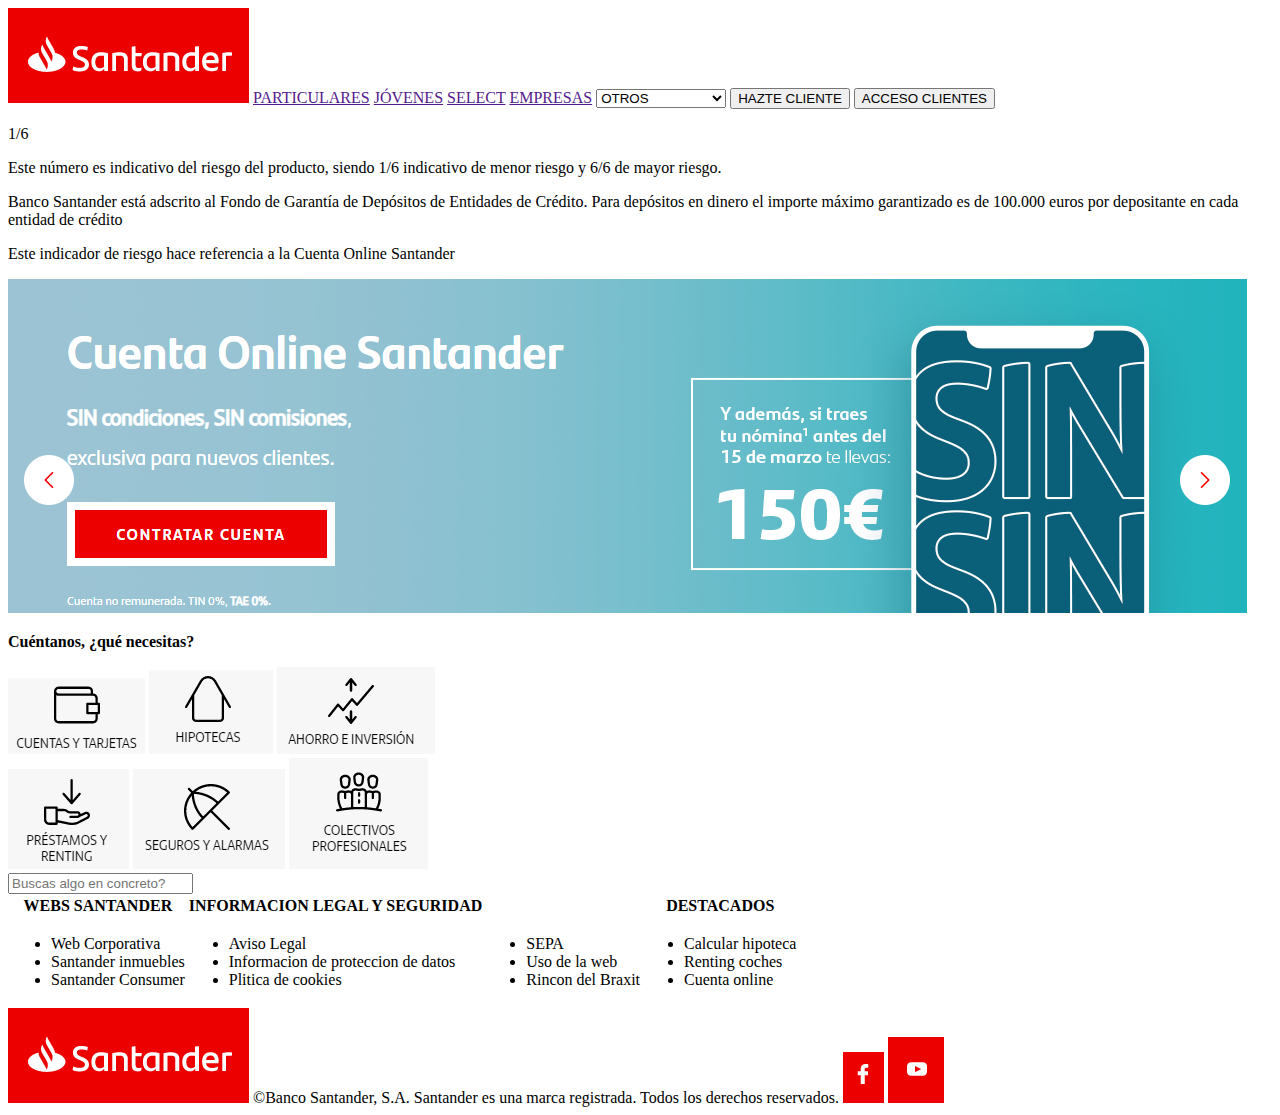
<file: ej1-html-etiquetas-divisorias/index.html>
<!DOCTYPE html>
<html lang="en">
<head>
    <meta charset="UTF-8">
    <meta http-equiv="X-UA-Compatible" content="IE=edge">
    <meta name="viewport" content="width=device-width, initial-scale=1.0">
    <title>ej1-html etiquetas divisorias</title>
</head>

<body>
    <header>
        <nav>
            <span><a href=""><img src="./logo santander.png"></a></span>
            <span><a href="">PARTICULARES</a></span>
            <span><a href="">JÓVENES</a></span>
            <span><a href="">SELECT</a></span>
            <span><a href="">EMPRESAS</a></span>
            <span>
                <select>
                    <option value="select1"><a href="www.google.es">OTROS</a></option><!--no funciona el link-->
                    <option value="select2"><a href="www.google.es">BANCA PRIVADA</a></option><!--no funciona el link-->
                </select>
            </span>
            <span><button>HAZTE CLIENTE</button></span>
            <span><button>ACCESO CLIENTES</button></span>
        </nav>
    </header>
    
    <main>
        <div id="riesgo">
            <p>1/6</p>
            <p>Este número es indicativo del riesgo del producto, siendo 1/6 indicativo de menor riesgo y 6/6 de mayor riesgo.</p>
            <p>Banco Santander está adscrito al Fondo de Garantía de Depósitos de Entidades de Crédito. Para depósitos en dinero el importe máximo garantizado es de 100.000 euros por depositante en cada entidad de crédito</p>
            <p>Este indicador de riesgo hace referencia a la Cuenta Online Santander</p>
        </div>
        <div id="carrusel">
            <img src="./carrusel.png">
        </div>
        <div id="varios">
            <div id="cuentanos">
                <p><b>Cuéntanos, ¿qué necesitas?</b></p>
                <span><a href=""><img src="./cuentas y tarjetas.png"></a></span>
                <span><a href=""><img src="./hipotecas.png"></a></span>
                <span><a href=""><img src="./ahorro e inversion.png"></a></span>
            </div>
            <div id="cuentanos">
                <span><a href=""><img src="./prestamos y renting.png"></a></span>
                <span><a href=""><img src="./seguros y alarmas.png"></a></span>
                <span><a href=""><img src="./colectivos profesionales.png"></a></span>
            </div>
            <div>
                <form>
                    <input type="text" placeholder="Buscas algo en concreto?">
                </form>
            </div><!--no consigo hacer un grupo de elementos uno junto al otro-->
            <span id="conoce">

            </span>
        </div>
    </main>

    <footer>
        <table>
            <thead>
                <tr>
                    <th>WEBS SANTANDER</th>
                    <th>INFORMACION LEGAL Y SEGURIDAD</th>
                    <th></th>
                    <th>DESTACADOS</th>
                </tr>
            </thead>
            <tbody>
                <tr>
                    <td>
                        <ul>
                            <li>Web Corporativa</li>
                            <li>Santander inmuebles</li>
                            <li>Santander Consumer</li>
                        </ul>
                    </td>
                    <td>
                        <ul>
                            <li>Aviso Legal</li>
                            <li>Informacion de proteccion de datos</li>
                            <li>Plitica de cookies</li>
                        </ul>
                    <td>
                        <ul>
                            <li>SEPA</li>
                            <li>Uso de la web</li>
                            <li>Rincon del Braxit</li>
                        </ul>
                    </td>
                    <td>
                        <ul>
                            <li>Calcular hipoteca</li>
                            <li>Renting coches</li>
                            <li>Cuenta online</li>
                        </ul>
                    </td>
                </tr>
            </tbody>
        </table>
        <div>
            <span><a href=""><img src="./logo santander.png"></a></span>
            <span>©Banco Santander, S.A. Santander es una marca registrada. Todos los derechos reservados.</span>
            <span><a href=""><img src="./logo facebook.png"></a></span>
            <span><a href=""><img src="./logo youtube.png"></a></span>
        </div>
    </footer>
</body>
</html>
</file>
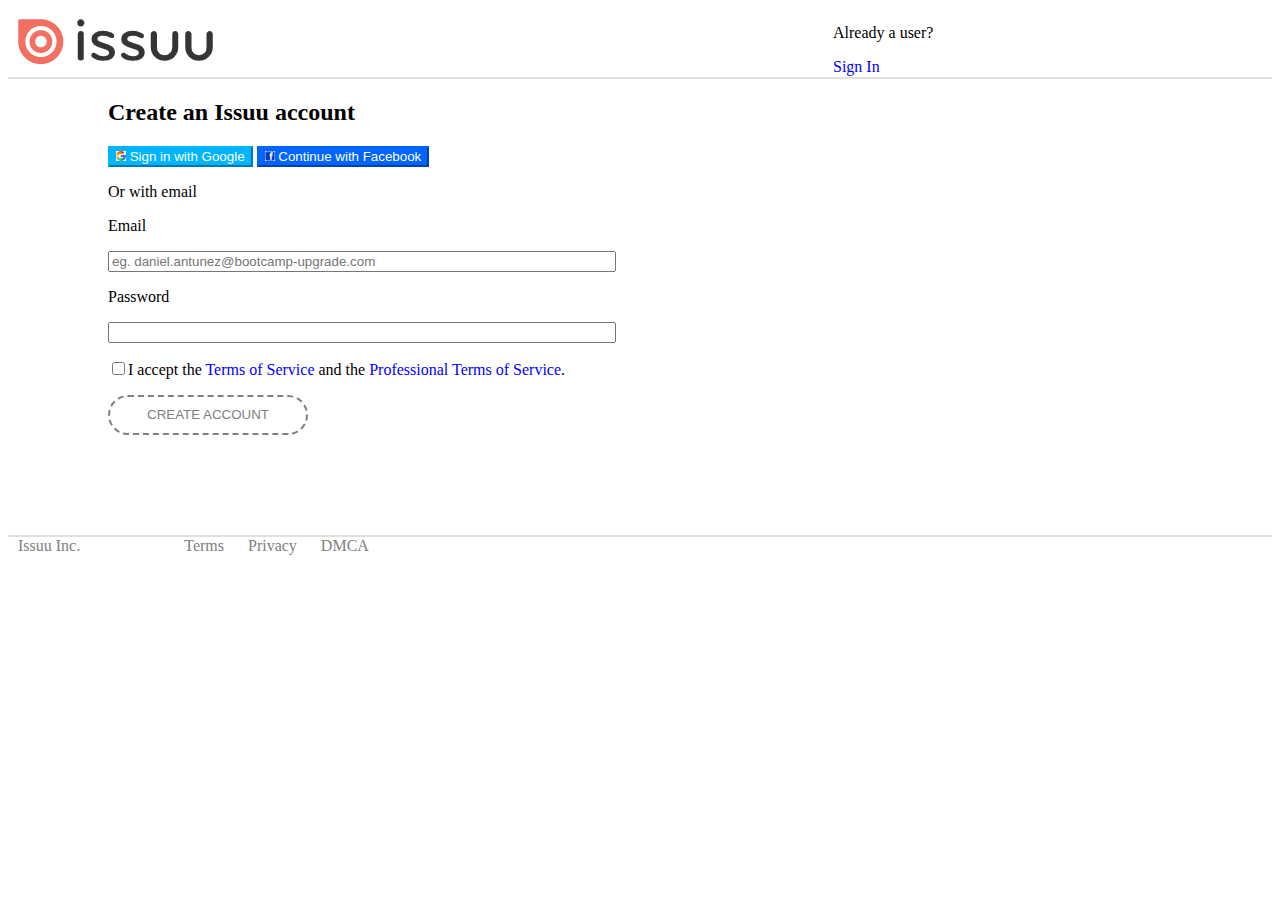
<file: ej2.1-issuu-register-form/index.html>
<!DOCTYPE html>
<html lang="en">
<head>
    <meta charset="UTF-8">
    <meta http-equiv="X-UA-Compatible" content="IE=edge">
    <meta name="viewport" content="width=device-width, initial-scale=1.0">
    <title>ej2.1-issuu register form</title>
    <link rel="stylesheet" href="./style.css">
</head>

<body>
    <header>
        <nav>
            <div>
                <img class="issuu" src="./logo Issuu.png">
                <span class="user">
                    <p class="already">Already a user?</p>
                    <p class="signIn">Sign In</p>
                </span>
            </div>
            <div class="lineaGris"></div>
        </nav>
    </header>
    <main>
        <h2>Create an Issuu account</h2>
            <button type="submit" class="google"><img class="icon" src="./logo google.png"> Sign in with Google</button>
            <button type="submit" class="facebook"><img class="icon" src="./logo facebook.png"> Continue with Facebook</button>
        <div class=formulario>
            <form>
                <p>Or with email</p>
                <p><label for="email">Email</label></p>
                <input type="email" id="email" class="email" placeholder="eg. daniel.antunez@bootcamp-upgrade.com">
                <p><label for="password">Password</label></p>
                <input type="password" id="password" class="password">
                <p></p>
                <input type="checkbox" class="accept">I accept the <a href="">Terms of Service</a> and the <a href="">Professional Terms of Service</a>.
                <p></p>
                <button type="button" class="create">CREATE ACCOUNT</button>
                <p></p>
            </form>
    </main>
    <footer>
        <div class="lineaGris"></div>
        <span class="inc">Issuu Inc.</span>
        <span class="terms">Terms</span>
        <span class="privacy">Privacy</span>
        <span class="dmca">DMCA</span>
    </footer>
</body>
</html>
</file>
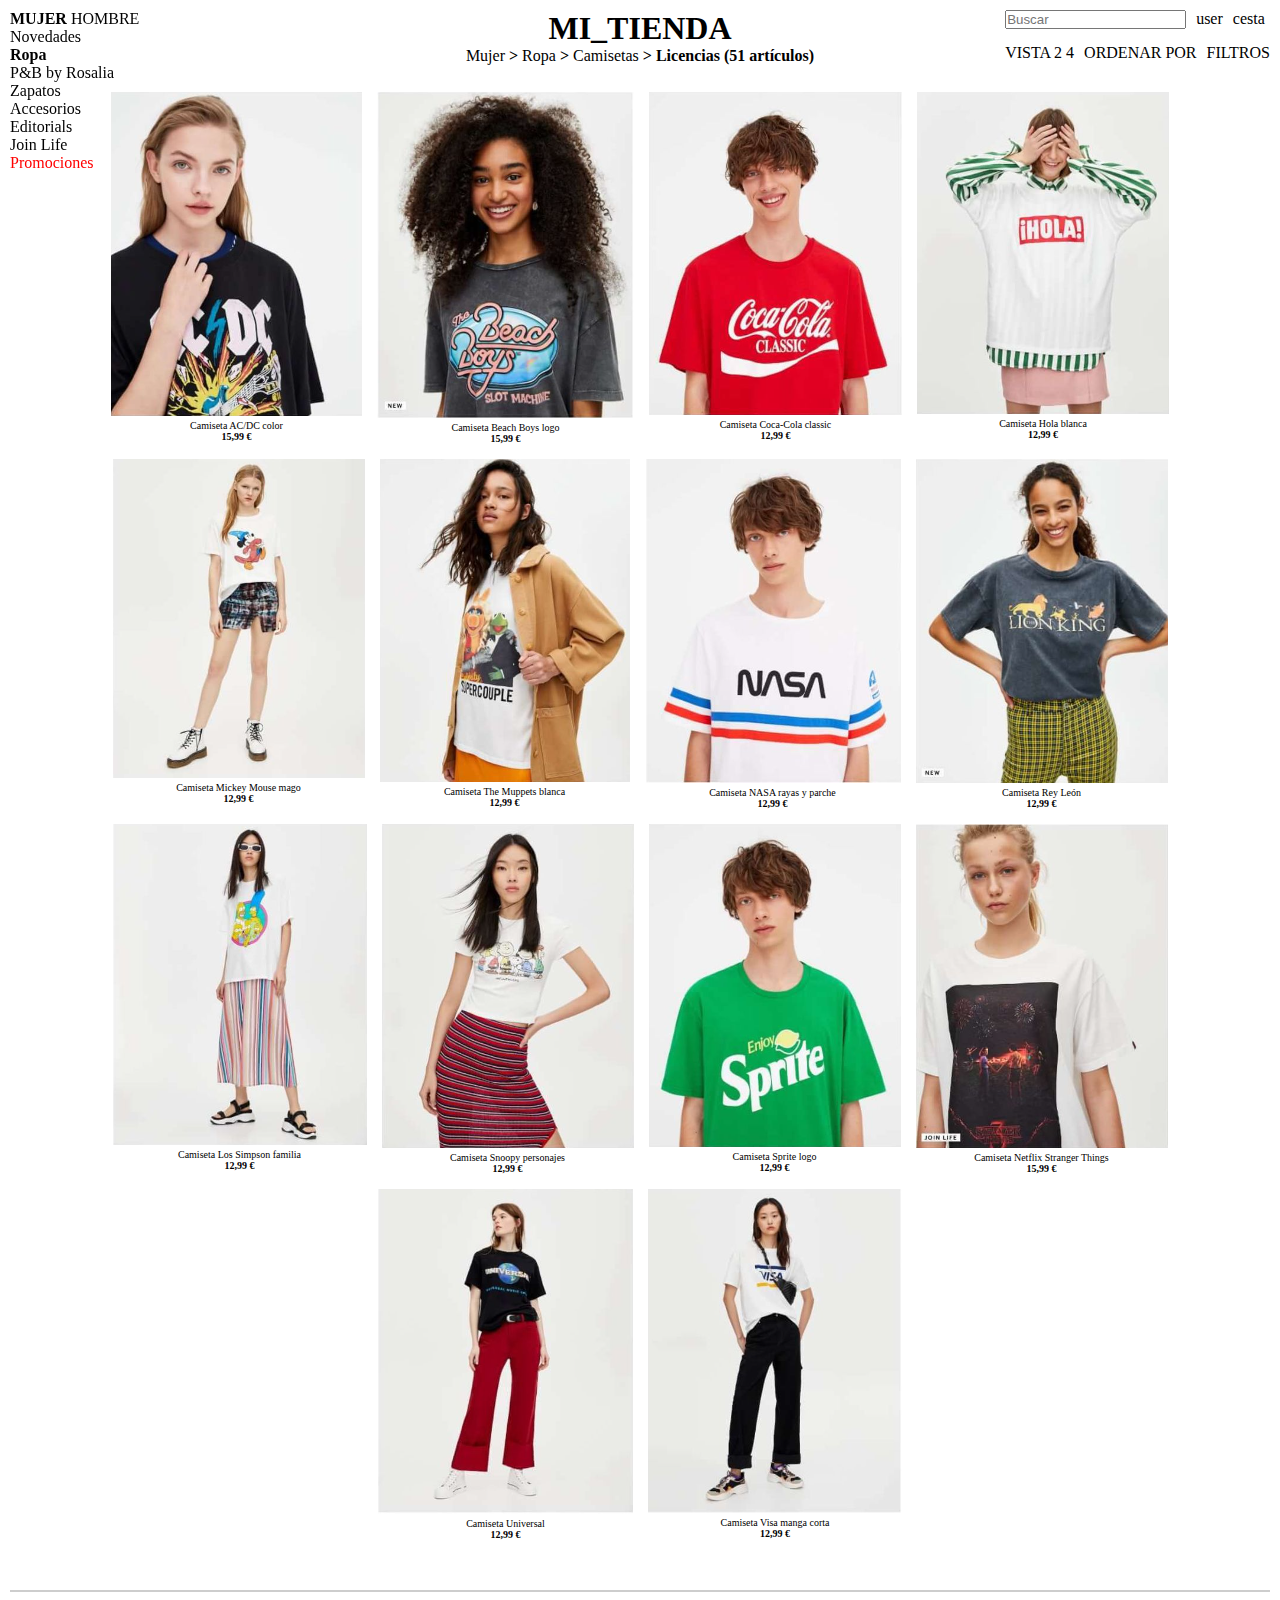
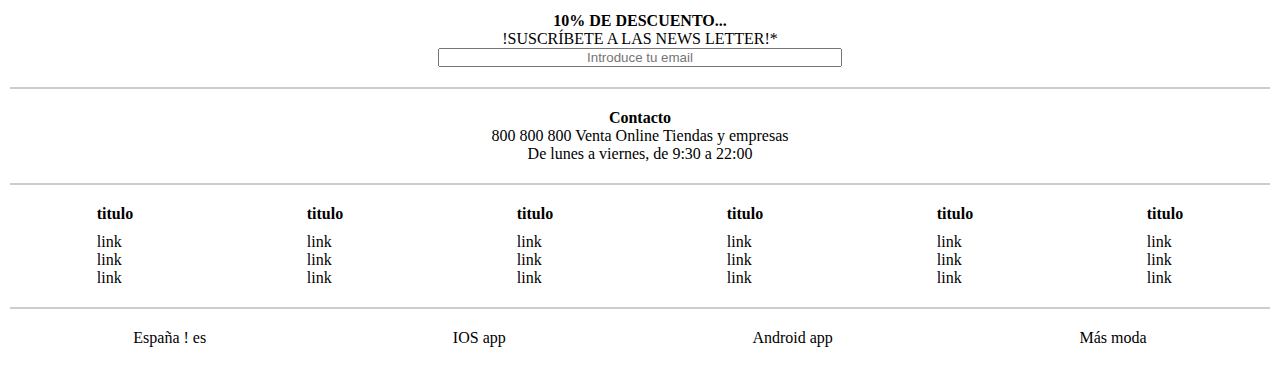
<file: ej3.1-mi-tienda/index.html>
<!DOCTYPE html>
<html lang="en">
<head>
    <meta charset="UTF-8">
    <meta http-equiv="X-UA-Compatible" content="IE=edge">
    <meta name="viewport" content="width=device-width, initial-scale=1.0">
    <title>mi_tienda</title>
    <link rel="stylesheet" href="./style.css">
</head>
<body>
    <header>
        <div class="nav box__with">
        <div class="nav__aux">
            <div class="nav__gender">
                <a href="" class="nav__gender__mujer font__bold">MUJER</a>
                <a href="" class="nav__gender__hombre">HOMBRE</a>
            </div>
            <div class="nav__options__mujer">
                <ul class="nav__options__mujer__list">
                    <li>Novedades</li>
                    <li class="font__bold">Ropa</li>
                    <li>P&B by Rosalia</li>
                    <li>Zapatos</li>
                    <li>Accesorios</li>
                    <li>Editorials</li>
                    <li>Join Life</li>
                    <li class="font__red">Promociones</li>
                </ul>
            </div>
        </div>
        </div>
        <div class="tittle box__with font__center">
            <h1 class="tittle_main">MI_TIENDA</h1>
            <p class="tittle__nav">Mujer <b>></b> Ropa <b>></b> Camisetas <b>></b><b> Licencias (51 artículos)</b></p>
        </div>
        <div class="other box__with">
        <div class="other__aux">   
            <div class="other__up">
                <input type="text" class="other__up__buscar" placeholder="Buscar">
                <a href="" class="other__up__user">user</a>
                <a href="" class="other__up__cesta">cesta</a>
            </div>
            <div class="other__down">
                <p class="other__down__vista">VISTA 2 4</p>
                <a href="" class="other__down__ordenar">ORDENAR POR</a>
                <a href="" class="other__down__filtros">FILTROS</a>
            </div>
        </div>
        </div>
    </header>

    <main>
        <!--BLOQUE INI MAIN-->
        <div class="galery">
            <!--BLOQUE INI PRODUCTO 01-->
            <div class="galery__product">
                <img 
                    class="galery__product__image" 
                    src="./fotos/acdc.png">
                <div class="galery__product__details">
                    <p class="galery__product__details__description">
                        Camiseta AC/DC color
                    </p>
                    <p class="galery__product__details__price font__bold">
                        15,99 €
                    </p>
                </div>
            </div>
            <!--BLOQUE END PRODUCTO 01-->
            <!--BLOQUE INI PRODUCTO 02-->
            <div class="galery__product">
                <img 
                    class="galery__product__image" 
                    src="./fotos/beachBoys.png">
                <div class="galery__product__details">
                    <p class="galery__product__details__description">
                        Camiseta Beach Boys logo
                    </p>
                    <p class="galery__product__details__price font__bold">
                        15,99 €
                    </p>
                </div>
            </div>
            <!--BLOQUE END PRODUCTO 02-->
            <!--BLOQUE INI PRODUCTO 03-->
            <div class="galery__product">
                <img 
                    class="galery__product__image" 
                    src="./fotos/cocaCola.png">
                <div class="galery__product__details">
                    <p class="galery__product__details__description">
                        Camiseta Coca-Cola classic
                    </p>
                    <p class="galery__product__details__price font__bold">
                        12,99 €
                    </p>
                </div>
            </div>
            <!--BLOQUE END PRODUCTO 03-->
            <!--BLOQUE INI PRODUCTO 04-->
            <div class="galery__product">
                <img 
                    class="galery__product__image" 
                    src="./fotos/hola.png">
                <div class="galery__product__details">
                    <p class="galery__product__details__description">
                        Camiseta Hola blanca
                    </p>
                    <p class="galery__product__details__price font__bold">
                        12,99 €
                    </p>
                </div>
            </div>
            <!--BLOQUE END PRODUCTO 04-->
            <!--BLOQUE INI PRODUCTO 05-->
            <div class="galery__product">
                <img 
                    class="galery__product__image" 
                    src="./fotos/mickey.png">
                <div class="galery__product__details">
                    <p class="galery__product__details__description">
                        Camiseta Mickey Mouse mago
                    </p>
                    <p class="galery__product__details__price font__bold">
                        12,99 €
                    </p>
                </div>
            </div>
            <!--BLOQUE END PRODUCTO 05-->
            <!--BLOQUE INI PRODUCTO 06-->
            <div class="galery__product">
                <img 
                    class="galery__product__image" 
                    src="./fotos/muppets.png">
                <div class="galery__product__details">
                    <p class="galery__product__details__description">
                        Camiseta The Muppets blanca
                    </p>
                    <p class="galery__product__details__price font__bold">
                        12,99 €
                    </p>
                </div>
            </div>
            <!--BLOQUE END PRODUCTO 06-->
            <!--BLOQUE INI PRODUCTO 07-->
            <div class="galery__product">
                <img 
                    class="galery__product__image" 
                    src="./fotos/nasa.png">
                <div class="galery__product__details">
                    <p class="galery__product__details__description">
                        Camiseta NASA rayas y parche
                    </p>
                    <p class="galery__product__details__price font__bold">
                        12,99 €
                    </p>
                </div>
            </div>
            <!--BLOQUE END PRODUCTO 07-->
            <!--BLOQUE INI PRODUCTO 08-->
            <div class="galery__product">
                <img 
                    class="galery__product__image" 
                    src="./fotos/reyLeon.png">
                <div class="galery__product__details">
                    <p class="galery__product__details__description">
                        Camiseta Rey León
                    </p>
                    <p class="galery__product__details__price font__bold">
                        12,99 €
                    </p>
                </div>
            </div>
            <!--BLOQUE END PRODUCTO 08-->
            <!--BLOQUE INI PRODUCTO 09-->
            <div class="galery__product">
                <img 
                    class="galery__product__image" 
                    src="./fotos/simpson.png">
                <div class="galery__product__details">
                    <p class="galery__product__details__description">
                        Camiseta Los Simpson familia
                    </p>
                    <p class="galery__product__details__price font__bold">
                        12,99 €
                    </p>
                </div>
            </div>
            <!--BLOQUE END PRODUCTO 09-->
            <!--BLOQUE INI PRODUCTO 10-->
            <div class="galery__product">
                <img 
                    class="galery__product__image" 
                    src="./fotos/snoopy.png">
                <div class="galery__product__details">
                    <p class="galery__product__details__description">
                        Camiseta Snoopy personajes
                    </p>
                    <p class="galery__product__details__price font__bold">
                        12,99 €
                    </p>
                </div>
            </div>
            <!--BLOQUE END PRODUCTO 10-->
            <!--BLOQUE INI PRODUCTO 11-->
            <div class="galery__product">
                <img 
                    class="galery__product__image" 
                    src="./fotos/sprite.png">
                <div class="galery__product__details">
                    <p class="galery__product__details__description">
                        Camiseta Sprite logo
                    </p>
                    <p class="galery__product__details__price font__bold">
                        12,99 €
                    </p>
                </div>
            </div>
            <!--BLOQUE END PRODUCTO 11-->
            <!--BLOQUE INI PRODUCTO 12-->
            <div class="galery__product">
                <img 
                    class="galery__product__image" 
                    src="./fotos/stranger.png">
                <div class="galery__product__details">
                    <p class="galery__product__details__description">
                        Camiseta Netflix Stranger Things
                    </p>
                    <p class="galery__product__details__price font__bold">
                        15,99 €
                    </p>
                </div>
            </div>
            <!--BLOQUE END PRODUCTO 12-->
            <!--BLOQUE INI PRODUCTO 13-->
            <div class="galery__galery__product">
                <img 
                    class="galery__product__image" 
                    src="./fotos/universal.png">
                <div class="galery__product__details">
                    <p class="galery__product__details__description">
                        Camiseta Universal
                    </p>
                    <p class="galery__product__details__price font__bold">
                        12,99 €
                    </p>
                </div>
            </div>
            <!--BLOQUE END PRODUCTO 13-->
            <!--BLOQUE INI PRODUCTO 14-->
            <div class="galery__product">
                <img 
                    class="galery__product__image" 
                    src="./fotos/visa.png">
                <div class="galery__product__details">
                    <p class="galery__product__details__description">
                        Camiseta Visa manga corta
                    </p>
                    <p class="galery__product__details__price font__bold">
                        12,99 €
                    </p>
                </div>
            </div>
            <!--BLOQUE END PRODUCTO 14-->
        </div>
        <!--BLOQUE END MAIN-->
    </main>

    <footer>
        <div class="lineaGris"></div>

        <div class="discount font__center box__margin">
            <p class="font__bold">10% DE DESCUENTO...</p>
            <P>!SUSCRÍBETE A LAS NEWS LETTER!*</P>
            <input type="email" class="discount__email font__center" placeholder="Introduce tu email">
        </div>

        <div class="lineaGris"></div>
        
        <div class="contact font__center box__margin">
            <p class="font__bold"><a href="">Contacto</a></p>
            <p class="contact__links">
                <a href="">800 800 800</a>
                <a href="">Venta Online</a>
                <a href="">Tiendas y empresas</a>
            </p>
            <p>De lunes a viernes, de 9:30 a 22:00</p>
        </div>

        <div class="lineaGris"></div>
        
        <div class="links box__margin">
            <!--INI COLUMNA 01-->
            <div>
                <p class="links__tittle font__bold">titulo</p>
                <ul>
                    <li><a href="">link</a></li>
                    <li><a href="">link</a></li>
                    <li><a href="">link</a></li>
                </ul>
            </div>
            <!--FIN COLUMNA 01-->
            <!--INI COLUMNA 02-->
            <div>
                <p class="links__tittle font__bold">titulo</p>
                <ul>
                    <li><a href="">link</a></li>
                    <li><a href="">link</a></li>
                    <li><a href="">link</a></li>
                </ul>
            </div>
            <!--FIN COLUMNA 02-->
            <!--INI COLUMNA 03-->
            <div>
                <p class="links__tittle font__bold">titulo</p>
                <ul>
                    <li><a href="">link</a></li>
                    <li><a href="">link</a></li>
                    <li><a href="">link</a></li>
                </ul>
            </div>
            <!--FIN COLUMNA 03-->
            <!--INI COLUMNA 04-->
            <div>
                <p class="links__tittle font__bold">titulo</p>
                <ul>
                    <li><a href="">link</a></li>
                    <li><a href="">link</a></li>
                    <li><a href="">link</a></li>
                </ul>
            </div>
            <!--FIN COLUMNA 04-->
            <!--INI COLUMNA 05-->
            <div>
                <p class="links__tittle font__bold">titulo</p>
                <ul>
                    <li><a href="">link</a></li>
                    <li><a href="">link</a></li>
                    <li><a href="">link</a></li>
                </ul>
            </div>
            <!--FIN COLUMNA 05-->
            <!--INI COLUMNA 06-->
            <div>
                <p class="links__tittle font__bold">titulo</p>
                <ul>
                    <li><a href="">link</a></li>
                    <li><a href="">link</a></li>
                    <li><a href="">link</a></li>
                </ul>
            </div>
            <!--FIN COLUMNA 06-->
        </div>

        <div class="lineaGris"></div>

        <div class="more box__margin">
            <a href="">España ! es</a>
            <a href="">IOS app</a>
            <a href="">Android app</a>
            <a href="">Más moda</a>
        </div>
    </footer>
</body>
</html>
</file>
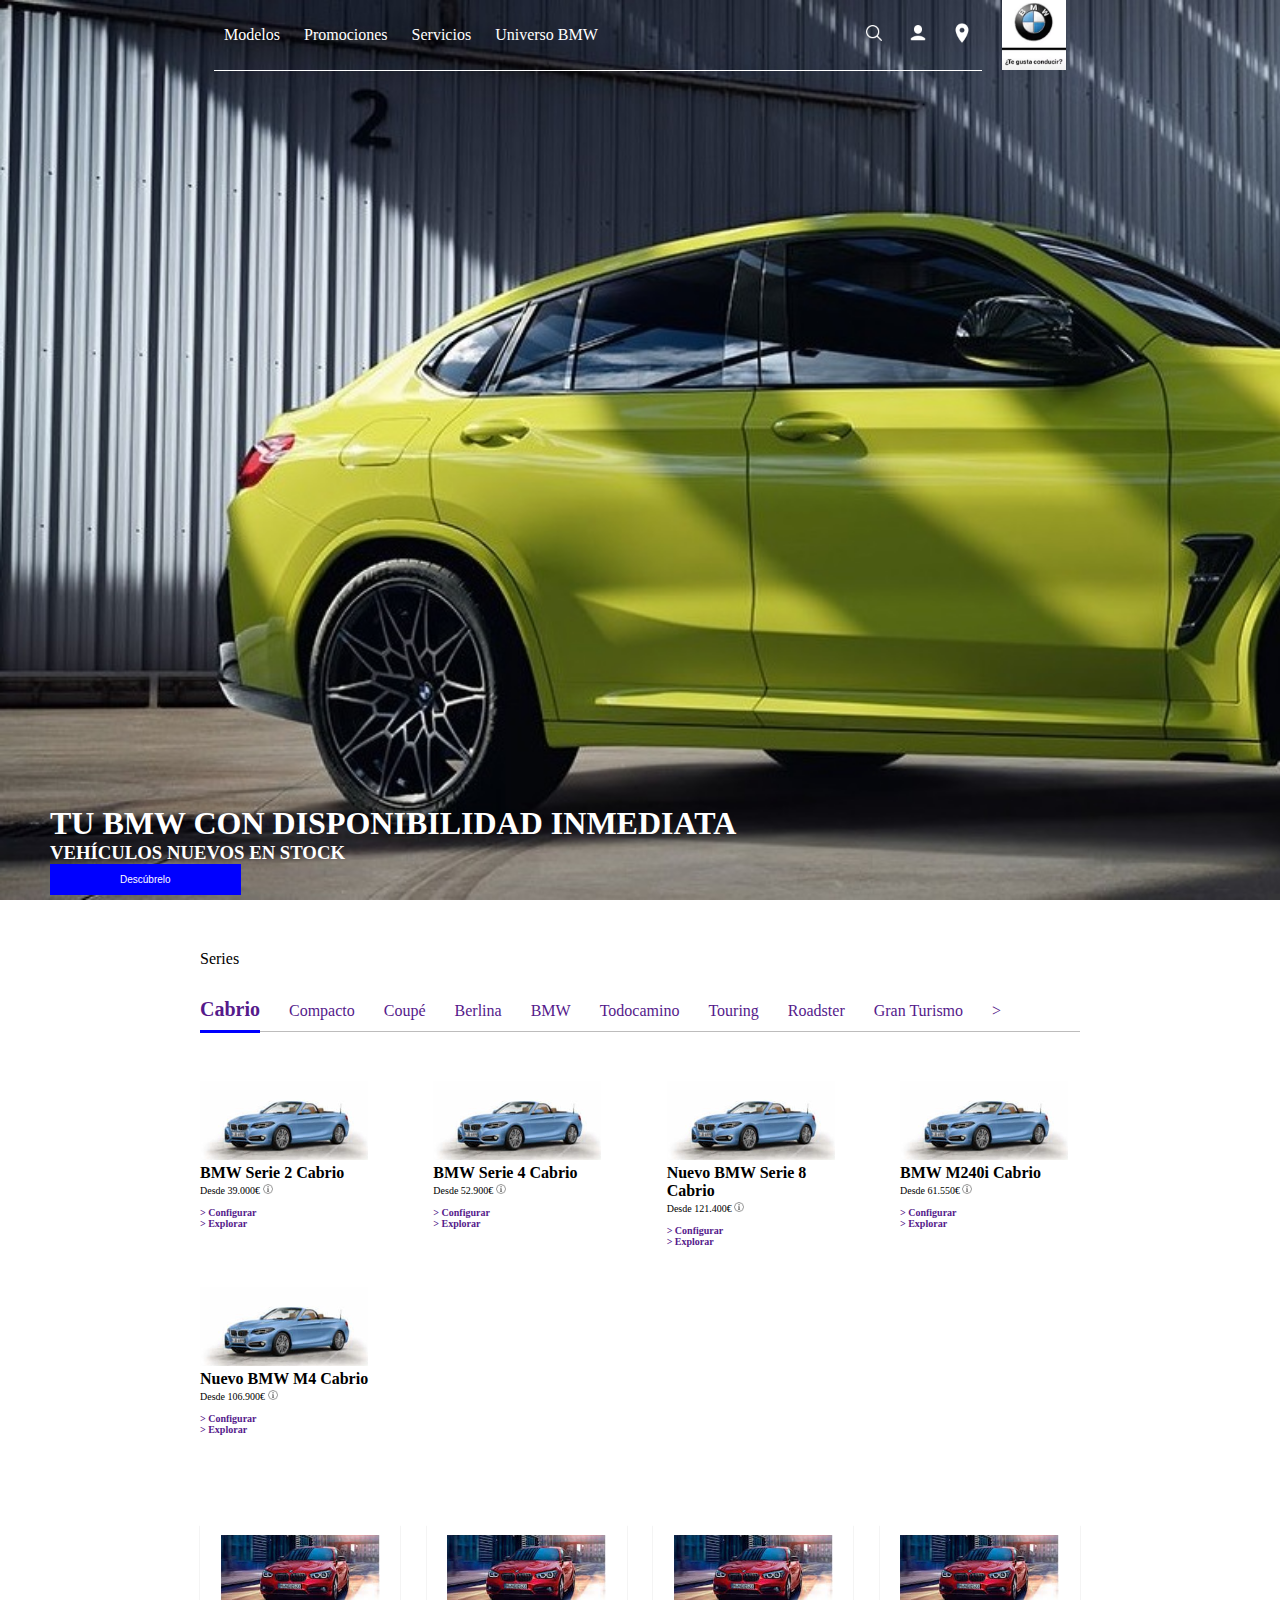
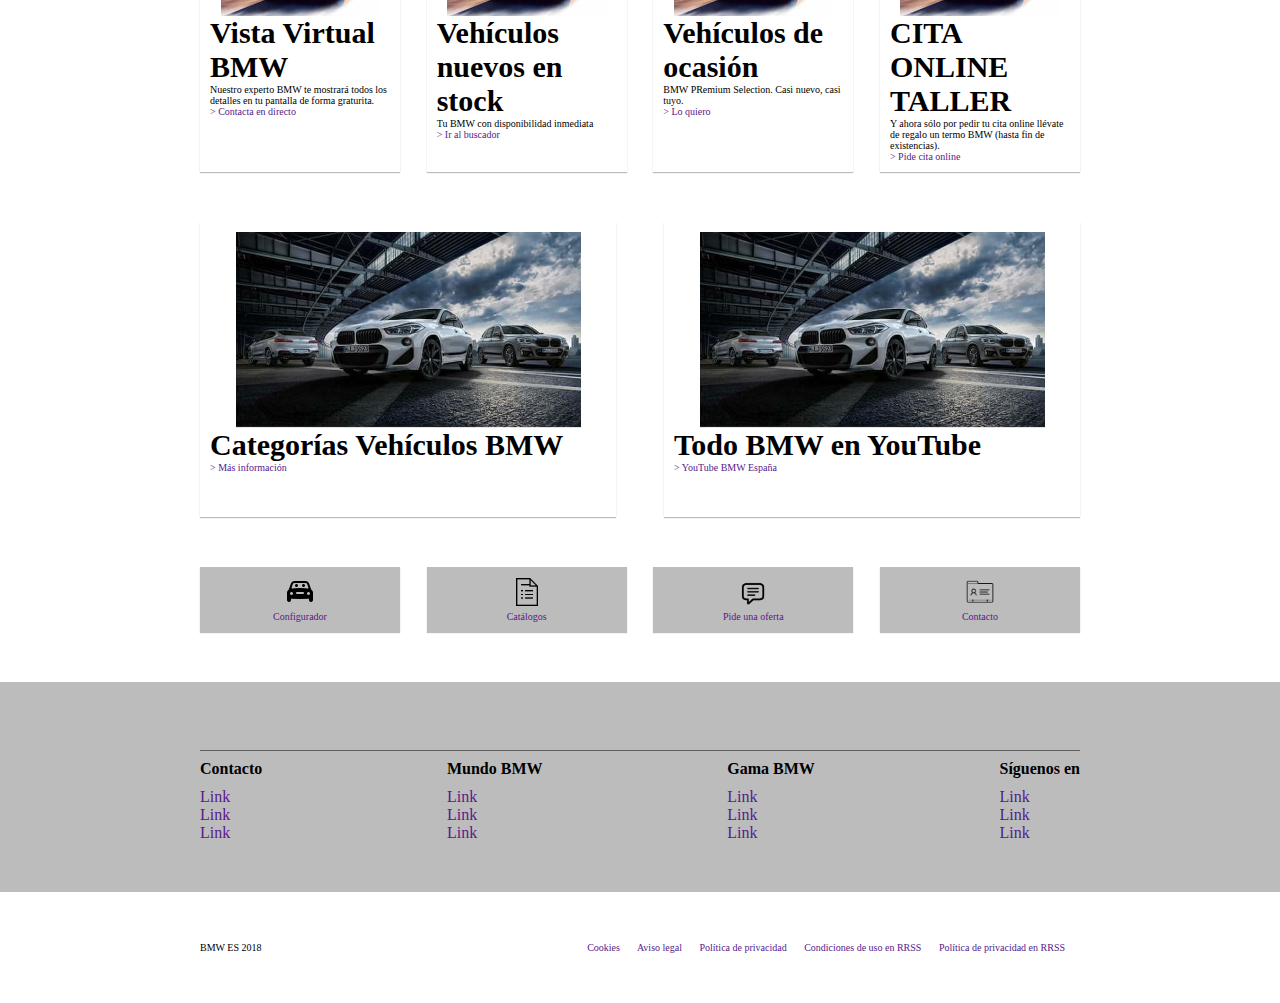
<file: ej4.1-home-de-bmw/index.html>
<!DOCTYPE html>
    <html lang="en">
    <head>
        <meta charset="UTF-8">
        <meta http-equiv="X-UA-Compatible" content="IE=edge">
        <meta name="viewport" content="width=device-width, initial-scale=1.0">
        <title>ej4.1-home de bmw</title>
        <link rel="stylesheet" href="./style.css">
    </head>

    <body>
        <header class="text__white">
            <nav>
                <div class="nav__menu">
                    <div class="menu__options">
                    <a class="nav__menu__options__option text__white" href="">Modelos</a>
                    <a class="nav__menu__options__option text__white" href="">Promociones</a>
                    <a class="nav__menu__options__option text__white" href="">Servicios</a>
                    <a class="nav__menu__options__option text__white" href="">Universo BMW</a>
                    </div>

                    <div class="nav__menu__icons">
                        <a href="" ><img class="nav__menu__icons__icon" src="./img/lupa.png"></a>
                        <a href="" ><img class="nav__menu__icons__icon" src="./img/usuario.png"></a>
                        <a href="" ><img class="nav__menu__icons__icon" src="./img/marcador.png"></a>
                    </div>
                </div>

                <div class="nav__logo">
                    <img class="nav__logo__imagen" src="./img/tegustaconducir.png">
                </div>
            </nav>
            <div class="portada">
                <h1>TU BMW CON DISPONIBILIDAD INMEDIATA</h1>
                <h3>VEHÍCULOS NUEVOS EN STOCK</h3>
                <button class="portada__button text__white" type="submit">Descúbrelo</button>
            </div>
        </header>
        
        <main>
            <div class="series">
                <div class="series__menu">
                    <p>Series</p>
                    <ul class="series__lista">
                        <li class="series__lista__seleccion fb"><a href="">Cabrio</a></li>
                        <li><a href="">Compacto</a></li>
                        <li><a href="">Coupé</a></li>
                        <li><a href="">Berlina</a></li>
                        <li><a href="">BMW</a></li>
                        <li><a href="">Todocamino</a></li>
                        <li><a href="">Touring</a></li>
                        <li><a href="">Roadster</a></li>
                        <li><a href="">Gran Turismo</a></li>
                        <li><a href="">></a></li>
                    </ul>
                </div>

                <div class="series__tarjetas">
                    <div class="tarjeta">
                        <img class="series__tarjetas__img" src="./img/coche.png">
                        <p class="series__tarjetas__modelo fb">BMW Serie 2 Cabrio</p>
                        <p class="series__tarjetas__precio">Desde 39.000€ <button class="infoBoton"><img class="infoImg" src="./img/info.png"></button></p>
                        <a href=""><p class="series__tarjetas__configurar fb">> Configurar</p></a>
                        <a href=""><p class="series__tarjetas__explorar fb">> Explorar</p></a>
                    </div>

                    <div class="tarjeta">
                        <img class="series__tarjetas__img" src="./img/coche.png">
                        <p class="series__tarjetas__modelo fb">BMW Serie 4 Cabrio</p>
                        <p class="series__tarjetas__precio">Desde 52.900€ <button class="infoBoton"><img class="infoImg" src="./img/info.png"></button></p>
                        <a href=""><p class="series__tarjetas__configurar fb">> Configurar</p></a>
                        <a href=""><p class="series__tarjetas__explorar fb">> Explorar</p></a>
                    </div>

                    <div class="tarjeta">
                        <img class="series__tarjetas__img" src="./img/coche.png">
                        <p class="series__tarjetas__modelo fb">Nuevo BMW Serie 8 Cabrio</p>
                        <p class="series__tarjetas__precio">Desde 121.400€ <button class="infoBoton"><img class="infoImg" src="./img/info.png"></button></p>
                        <a href=""><p class="series__tarjetas__configurar fb">> Configurar</p></a>
                        <a href=""><p class="series__tarjetas__explorar fb">> Explorar</p></a>
                    </div>

                    <div class="tarjeta">
                        <img class="series__tarjetas__img" src="./img/coche.png">
                        <p class="series__tarjetas__modelo fb">BMW M240i Cabrio</p>
                        <p class="series__tarjetas__precio">Desde 61.550€ <button class="infoBoton"><img class="infoImg" src="./img/info.png"></button></p>
                        <a href=""><p class="series__tarjetas__configurar fb">> Configurar</p></a>
                        <a href=""><p class="series__tarjetas__explorar fb">> Explorar</p></a>
                    </div>

                    <div class="tarjeta">
                        <img class="series__tarjetas__img" src="./img/coche.png">
                        <p class="series__tarjetas__modelo fb">Nuevo BMW M4 Cabrio</p>
                        <p class="series__tarjetas__precio">Desde 106.900€ <button class="infoBoton"><img class="infoImg" src="./img/info.png"></button></p>
                        <a href=""><p class="series__tarjetas__configurar fb">> Configurar</p></a>
                        <a href=""><p class="series__tarjetas__explorar fb">> Explorar</p></a>
                    </div>
                </div>
            </div>

            <div class="opciones">
                <div class="opciones__tarjetas">
                    <img class="opciones__tarjetas__img" src="./img/cocheRojo.png">
                    <p class="opciones__tarjetas__titulo fb">Vista Virtual BMW</p>
                    <p class="opciones__tarjetas__texto">Nuestro experto BMW te mostrará todos los detalles en tu pantalla de forma graturita.</p>
                    <a href=""><p class="opciones__tarjetas_link">> Contacta en directo</p></a>
                </div>

                <div class="opciones__tarjetas">
                    <img class="opciones__tarjetas__img" src="./img/cocheRojo.png">
                    <p class="opciones__tarjetas__titulo fb">Vehículos nuevos en stock</p>
                    <p class="opciones__tarjetas__texto">Tu BMW con disponibilidad inmediata</p>
                    <a href=""><p class="opciones__tarjetas_link">> Ir al buscador</p></a>
                </div>

                <div class="opciones__tarjetas">
                    <img class="opciones__tarjetas__img" src="./img/cocheRojo.png">
                    <p class="opciones__tarjetas__titulo fb">Vehículos de ocasión</p>
                    <p class="opciones__tarjetas__texto">BMW PRemium Selection. Casi nuevo, casi tuyo.</p>
                    <a href=""><p class="opciones__tarjetas_link">> Lo quiero</p></a>
                </div>

                <div class="opciones__tarjetas">
                    <img class="opciones__tarjetas__img" src="./img/cocheRojo.png">
                    <p class="opciones__tarjetas__titulo fb">CITA ONLINE TALLER</p>
                    <p class="opciones__tarjetas__texto">Y ahora sólo por pedir tu cita online llévate de regalo un termo BMW (hasta fin de existencias).</p>
                    <a href=""><p class="opciones__tarjetas_link">> Pide cita online</p></a>
                </div>
            </div>

            <div class="media">
                <div class="media__tarjeta">
                    <img src="./img/cocheBlanco.png">
                    <p class="opciones__tarjetas__titulo fb">Categorías Vehículos BMW</p>
                    <a href=""><p class="opciones__tarjetas_link">> Más información</p></a>
                </div>

                <div class="media__tarjeta">
                    <img src="./img/cocheBlanco.png">
                    <p class="opciones__tarjetas__titulo fb">Todo BMW en YouTube</p>
                    <a href=""><p class="opciones__tarjetas_link">> YouTube BMW España</p></a>
                </div>
            </div>

            <div class="contacta">
                <div class="contacta__tarjeta">
                    <a href="">
                        <img src="./img/iconoCoche.png">
                        <p>Configurador</p>
                    </a>
                </div>

                <div class="contacta__tarjeta">
                    <a href="">
                        <img src="./img/iconoCatalogo.png">
                        <p>Catálogos</p>
                    </a>
                </div>

                <div class="contacta__tarjeta">
                    <a href="">
                        <img src="./img/iconoComentario.png">
                        <p>Pide una oferta</p>
                    </a>
                </div>

                <div class="contacta__tarjeta">
                    <a href="">
                        <img src="./img/iconoContacto.png">
                        <p>Contacto</p>
                    </a>
                </div>
            </div>
        </main>
        <footer>
            <div class="footer__menu">
                <div class="linea">
                    <p>boxshadow</p>
                </div>

                <div class="footer__menu__listado">
                    <div class="footer__menu__columna">
                        <p class="fb">Contacto</p>
                        <ul>
                            <li><a href="">Link</a></li>
                            <li><a href="">Link</a></li>
                            <li><a href="">Link</a></li>
                        </ul>
                    </div>

                    <div class="footer__menu__columna">
                        <p class="fb">Mundo BMW</p>
                        <ul>
                            <li><a href="">Link</a></li>
                            <li><a href="">Link</a></li>
                            <li><a href="">Link</a></li>
                        </ul>
                    </div>

                    <div class="footer__menu__columna">
                        <p class="fb">Gama BMW</p>
                        <ul>
                            <li><a href="">Link</a></li>
                            <li><a href="">Link</a></li>
                            <li><a href="">Link</a></li>
                        </ul>
                    </div>

                    <div class="footer__menu__columna">
                        <p class="fb">Síguenos en</p>
                        <ul>
                            <li><a href="">Link</a></li>
                            <li><a href="">Link</a></li>
                            <li><a href="">Link</a></li>
                        </ul>
                    </div>
                </div>
            </div>

            <div class="footer__bmw">
                <p>BMW ES 2018</p>
                <div>
                    <a href="">Cookies</a>
                    <a href="">Aviso legal</a>
                    <a href="">Política de privacidad</a>
                    <a href="">Condiciones de uso en RRSS</a>
                    <a href="">Política de privacidad en RRSS</a>
                </div>
            </div>
        </footer>
    </body>
    </html>
</file>
<file: ej2.1-issuu-register-form/style.css>
.issuu {
    position: relative;
}

.user {
    position: absolute;
    margin-left: 600px;
}

.signIn {
    color: blue;
}

.lineaGris {
    width: 100%;
    height: 2px;
    background-color: rgb(226, 223, 223);
}

.google {
    background-color: rgb(0, 180, 255);
    border-color: rgb(0, 180, 255);
    color: white;

}

.icon {
    width: 10px;
    height: 10px;
}

.facebook {
    background-color: rgb(0, 100, 255);
    border-color: rgb(0, 100, 255);
    color: white;
}

.email {
    width: 500px;
}

.password {
    width: 500px;
}

main {
    margin-left: 100px;
}

.create {
    color: grey;
    border-radius: 30px;
    border-color: grey;
    border-style: dashed;
    background-color: white;
    height: 40px;
    width: 200px;
}

button:hover {
    border-color: blue;
    color: blue;
}

footer {
    color: grey;
    margin-top: 100px;
}

.inc {
    margin-left: 10px;
}

.terms {
    margin-left: 100px;
}

.privacy {
    margin-left: 20px;
}

.dmca {
    margin-left: 20px;
}

a {
    text-decoration: none;
    color: blue;
}
</file>
<file: ej3.1-mi-tienda/style.css>
* {
    margin: 0;
    padding: 0;
}

html {
    margin: 10px;
}

a {
    text-decoration:none;
    color: black;
}

li {
    list-style: none;
}

.lineaGris {
    height: 2px;
    background-color: rgb(205, 205, 205);
}

.galery {
    display: flex;
    flex-wrap: wrap;
    gap: 15px;
    justify-content: center;
    margin-bottom: 50px;
}

.galery__product__details {
    text-align: center;
    font-size: 10px;;
}

.font__bold {
    font-weight: bold;
}

.font__red {
    color: red;
}

.font__center {
    text-align: center;
}

header {
    display: flex;
    justify-content: space-between;
}

.nav__aux {
    position: fixed;
}

.box__margin {
    margin-top: 20px;
    margin-bottom: 20px;
}

.box__with {
    width: 33%;
}

.other {
    display: flex;
    flex-direction: column;
    align-items: end;
    margin-bottom: 30px;
}

.other__up {
    display: flex;
    gap: 10px;
}

.other__down {
    display: flex;
    gap: 10px;
    margin-top: 15px;
}


.discount__email {
    width: 400px;
}

.links {
    display: flex;
    flex-wrap: wrap;
    justify-content: space-around;
}

.links__tittle {
    margin-bottom: 10px;
}

.more {
    display: flex;
    flex-wrap: wrap;
    justify-content: space-around;
}
</file>
<file: ej4.1-home-de-bmw/style.css>
* {
    margin: 0;
    padding: 0;
}

a {
    text-decoration: none;
}

li {
    list-style: none;
}

.fb {
    font-weight: bold;
}

header {
    height: 100vh;
    background-image: url(./img/portada.jpg);
    background-repeat: no-repeat;
    background-size: cover;
    display: flex;
    flex-direction: column;
    justify-content: space-between;
}

.text__white {
    color: white;
}

nav {
    display: flex;
    justify-content: center;
}

.nav__menu {
    width: 60%;
    height: 70px;
    box-shadow: 0px 1px 0px white;
    display: flex;
    justify-content: space-between;
    align-items: center;
    margin-right: 20px;
}

.nav__menu__options__option {
    padding: 10px;
}

.nav__menu__icons__icon {
    height: 20px;
    padding: 10px;
}

.nav__logo__imagen {
    height: 70px;
}

.portada {
    margin: 0px 0px 5px 50px;
}

.portada__button {
    background-color: blue;
    border: none;
    padding: 10px 70px 10px 70px;
    font-size: 10px;
}

main, .footer__menu, .footer__bmw {
    padding: 50px 200px 50px 200px;
    display: flex;
    flex-wrap: wrap;
}

main {
    flex-direction: column;
}

.series__menu {
    box-shadow: 0px 1px 0px rgb(189, 188, 188);
    padding-bottom: 10px;
}

.series__lista, .media {
    margin-top: 30px;
}

.series__lista li {
    display:inline;
    margin-right: 25px;
}

.series__lista__seleccion {
    font-size: 20px;
    box-shadow: 0px 3px 0px blue;
    padding-bottom: 10px;
}

.series__tarjetas, .opciones, .media, .contacta {
    margin-top: 50px;
    display: flex;
    flex-wrap: wrap;
    flex-direction: row;
    justify-content: space-between;
}

.series__tarjetas__precio, .series__tarjetas a, .opciones__tarjetas__texto, .opciones__tarjetas a, .media a, .contacta__tarjeta p, .footer__bmw {
    font-size: 10px;
}

.series__tarjetas div {
    width: 180px;
    padding-bottom: 40px;
}

.series__tarjetas__configurar, .footer__menu__listado, .footer__menu__listado ul {
    padding-top: 10px;
}

.infoBoton {
    border-radius: 50%;
    border-style: none;
    background-color: transparent;
}

.infoImg {
    height: 10px;
}

.opciones__tarjetas, .media__tarjeta {
    width: 180px;
}

.opciones__tarjetas, .media__tarjeta, .contacta__tarjeta {
    padding: 10px 10px 10px 10px;
    width: 180px;
    box-shadow: 0px 1px 1px rgb(189, 188, 188);
}

.opciones__tarjetas img, .media__tarjeta img, .contacta__tatjeta img {
    display: block;
    margin: auto;
}

.opciones__tarjetas__titulo {
    font-size: 30px;
}

.media__tarjeta {
    width: 45%;
}

.contacta__tarjeta {
    background-color: rgb(189, 188, 188);
    text-align: center;
}

.contacta__tarjeta img {
    width: 30px;
    height: 30px;
}

.footer__menu {
    background-color: rgb(189, 188, 188);
    flex-direction: column;
}

.footer__menu__listado {
    display: flex;
    flex-wrap: wrap;
    flex-direction: row;
    justify-content: space-between;
}

.linea {
    box-shadow: 0px 1px 0px rgb(95, 94, 94);
}

.linea p {
    color: rgb(189, 188, 188);
}

.footer__bmw {
    flex-direction: row;
    justify-content: space-between;
}

.footer__bmw a {
    margin-right: 15px;
}
</file>
